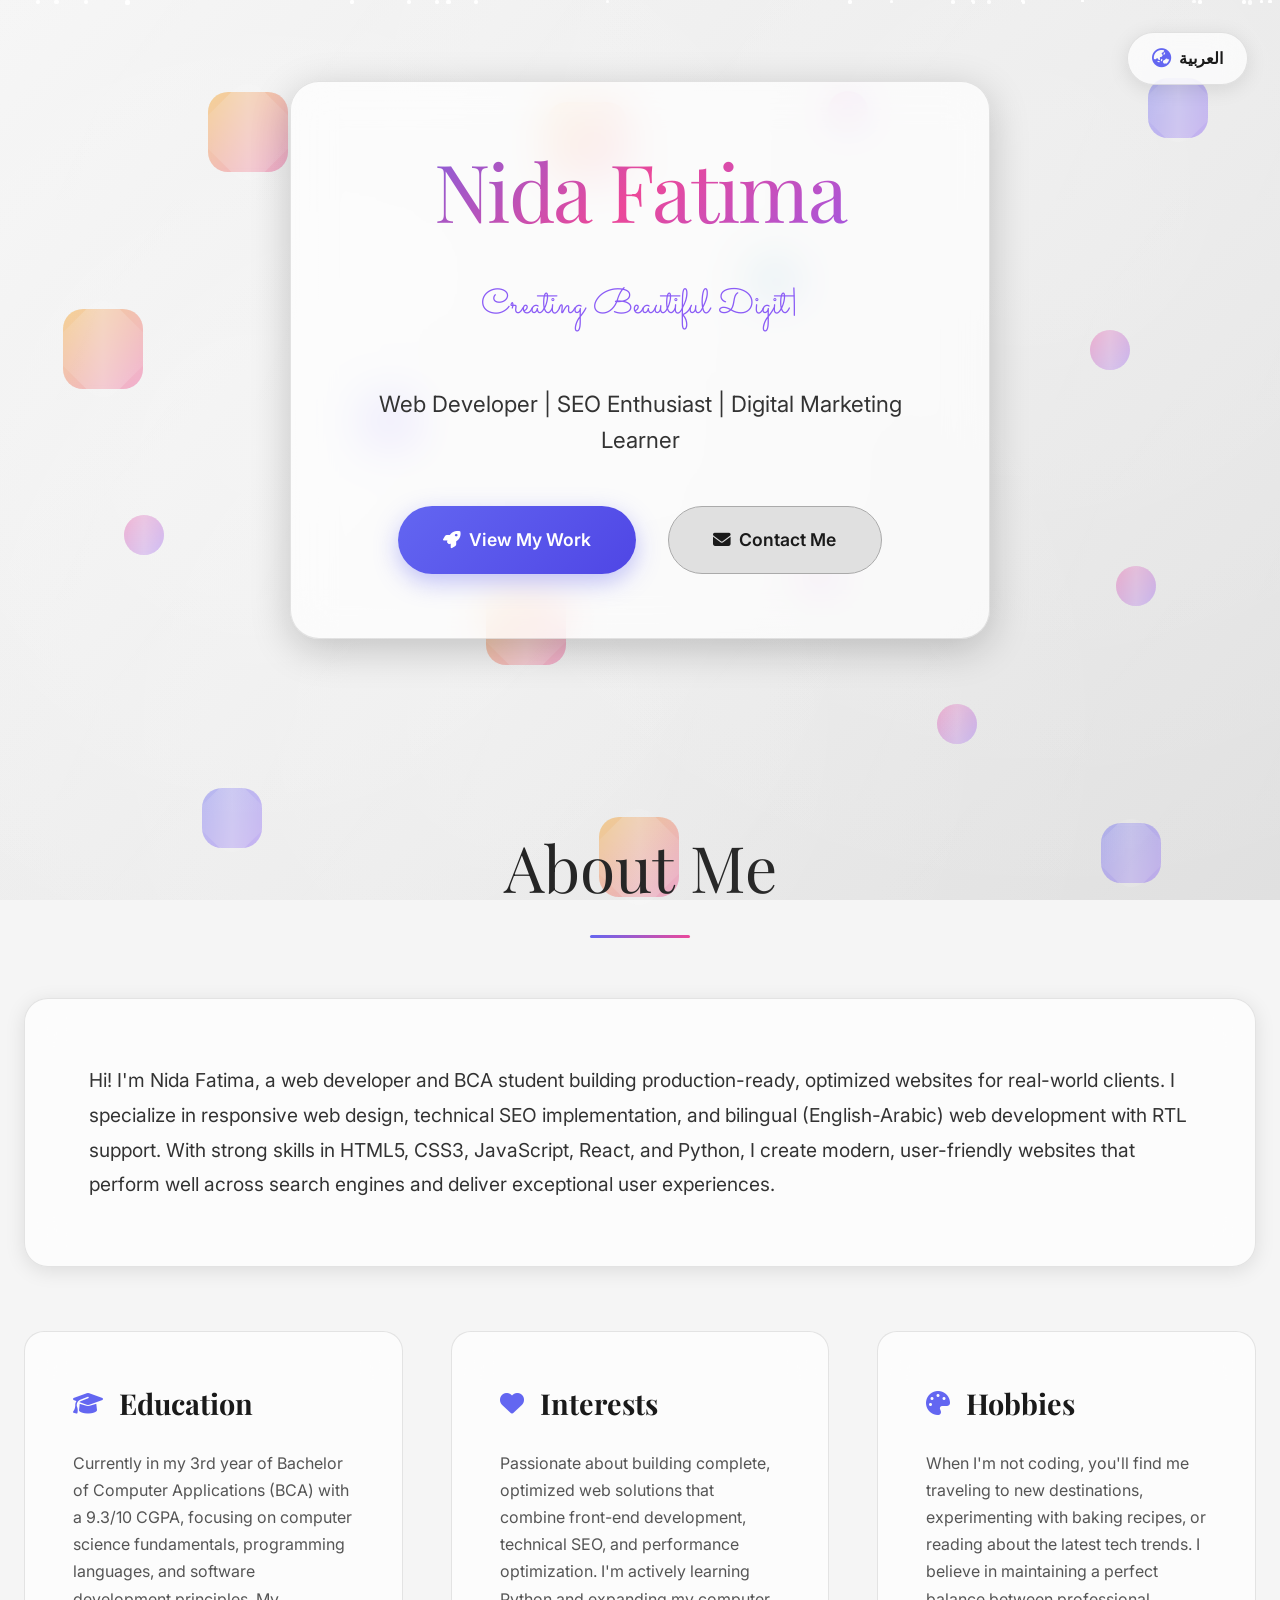
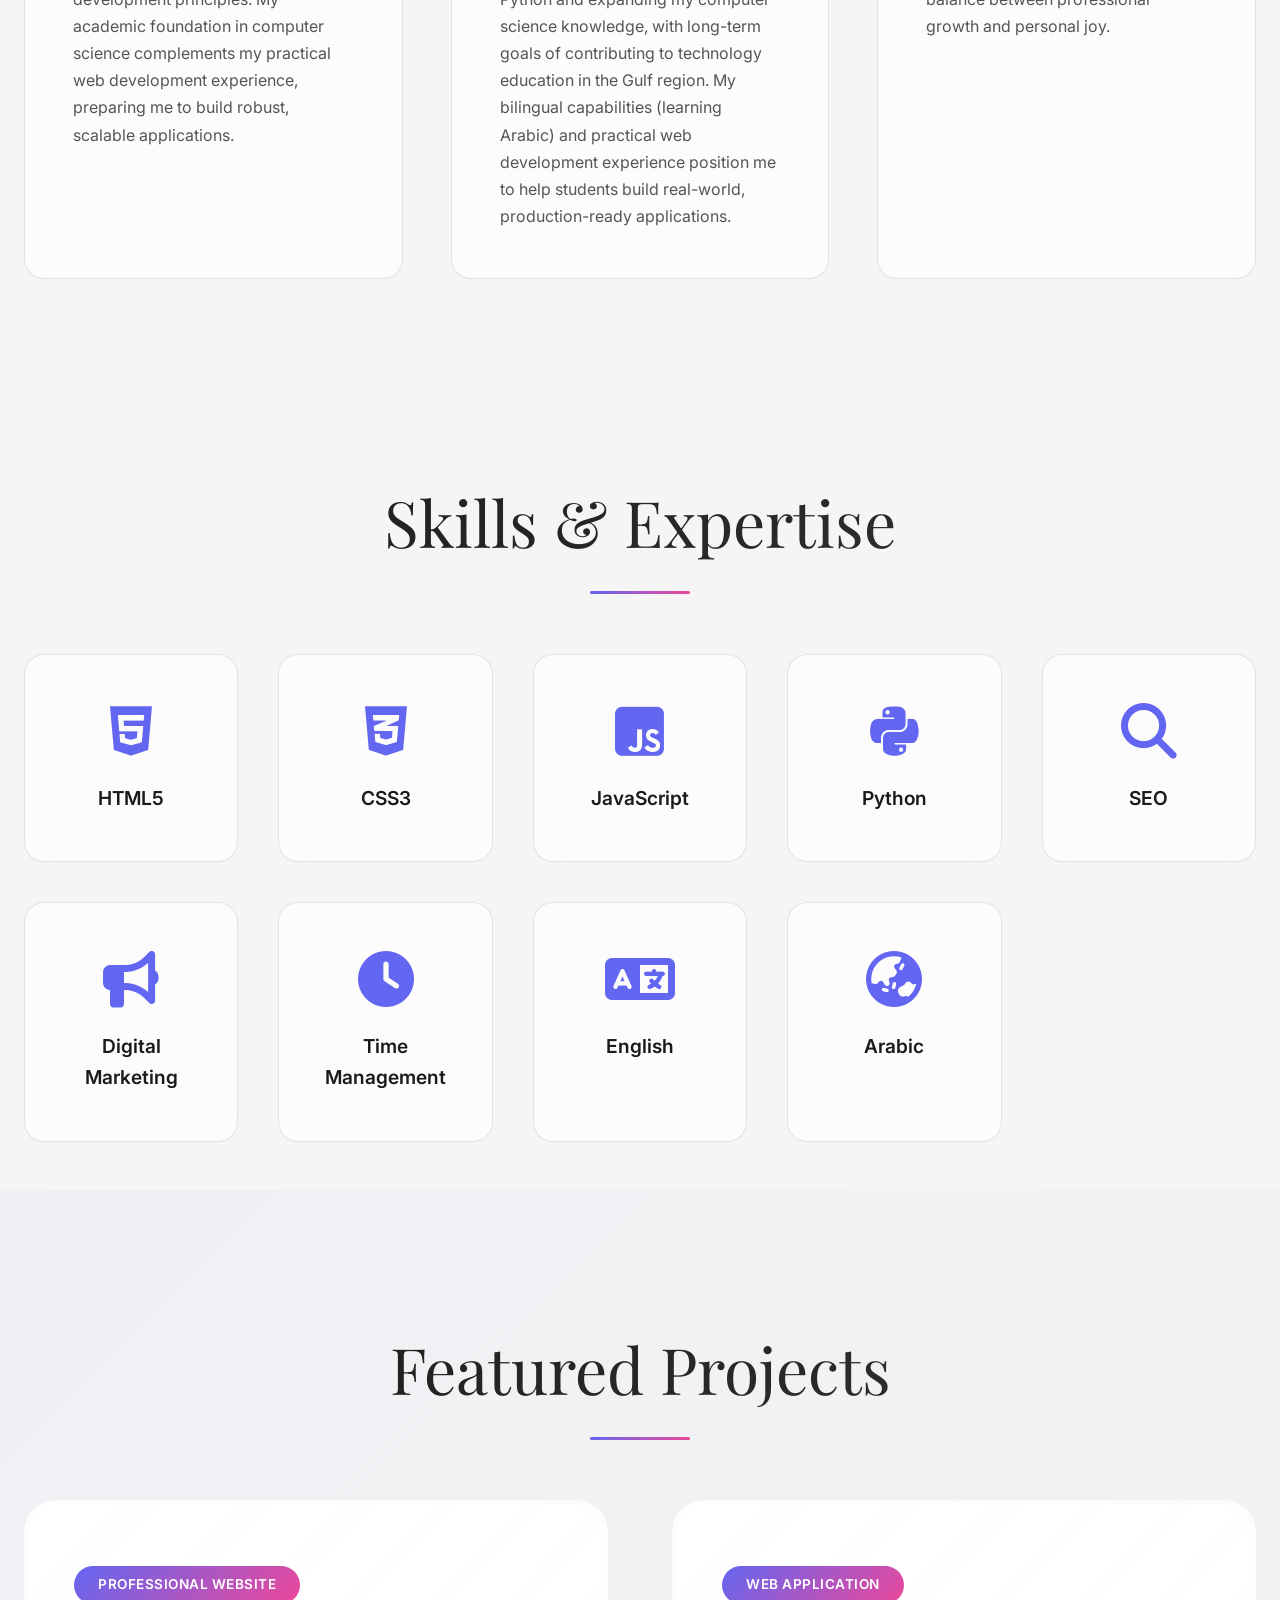
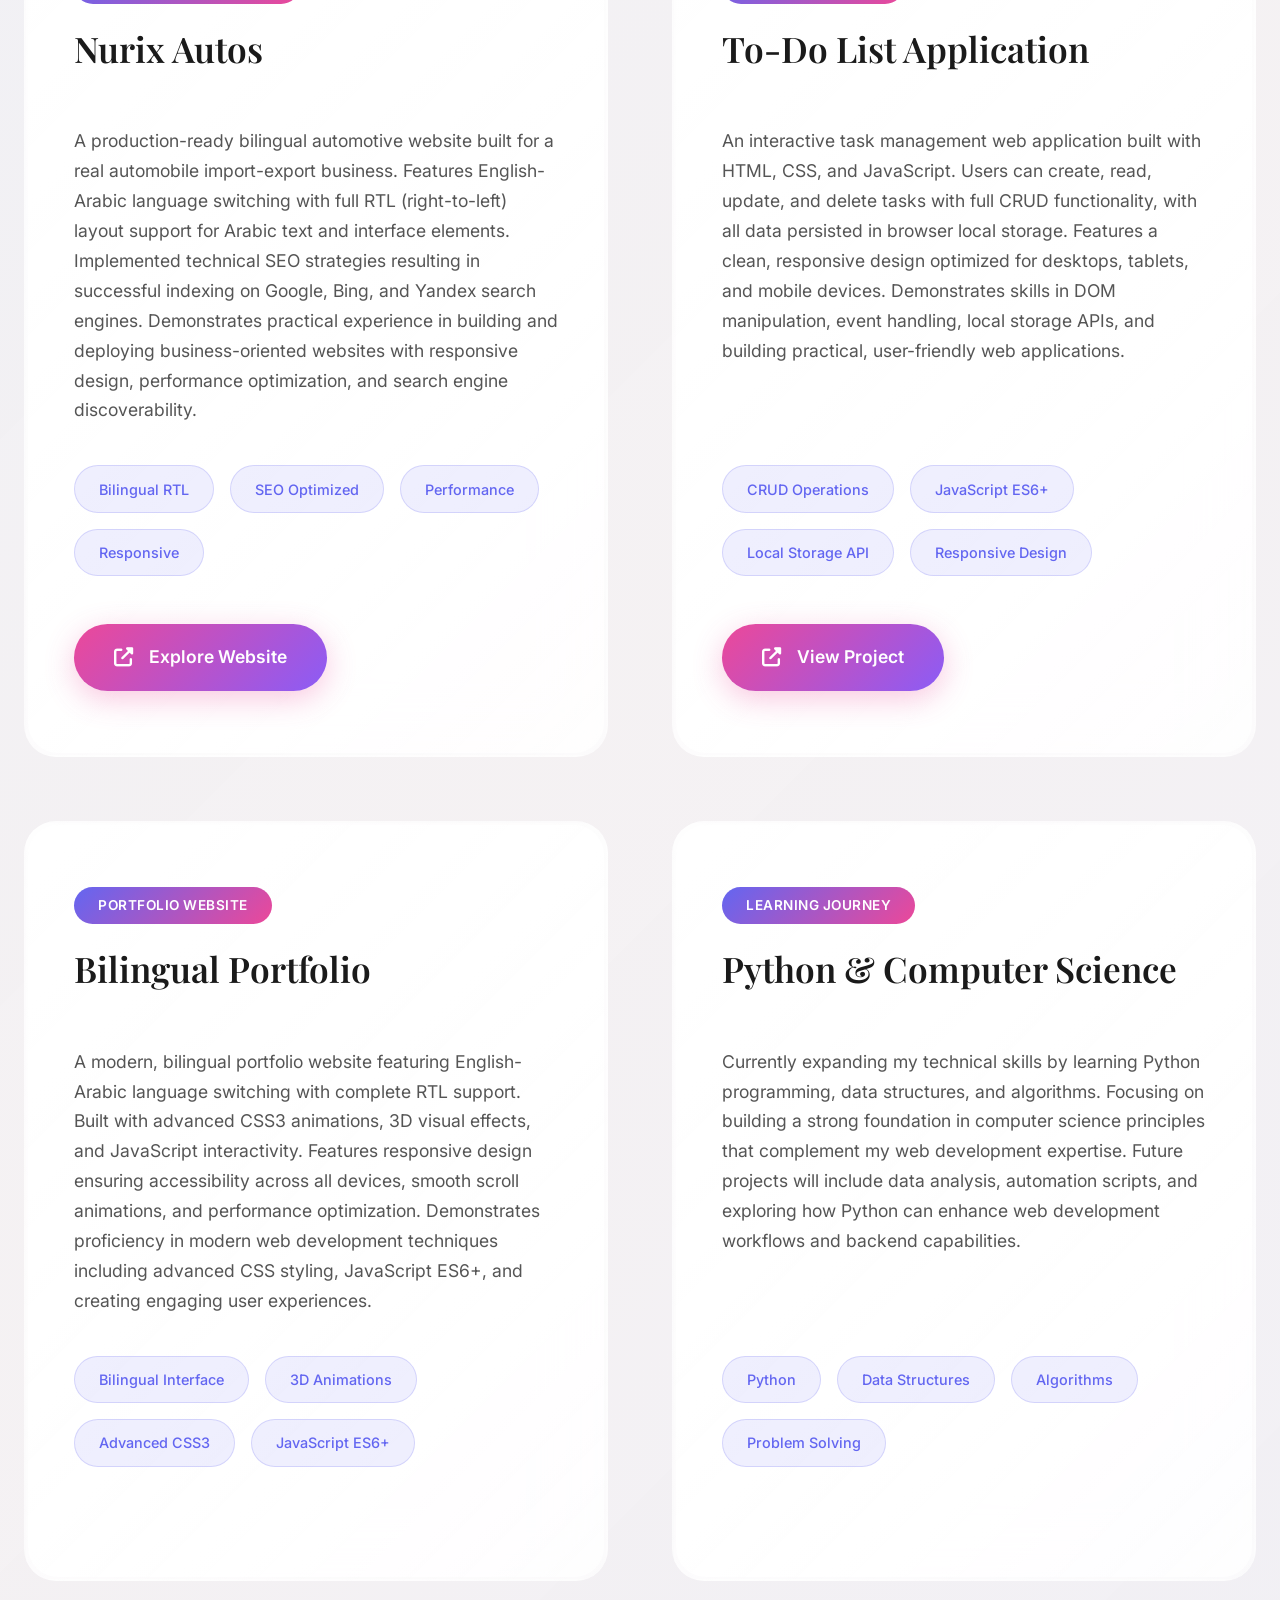
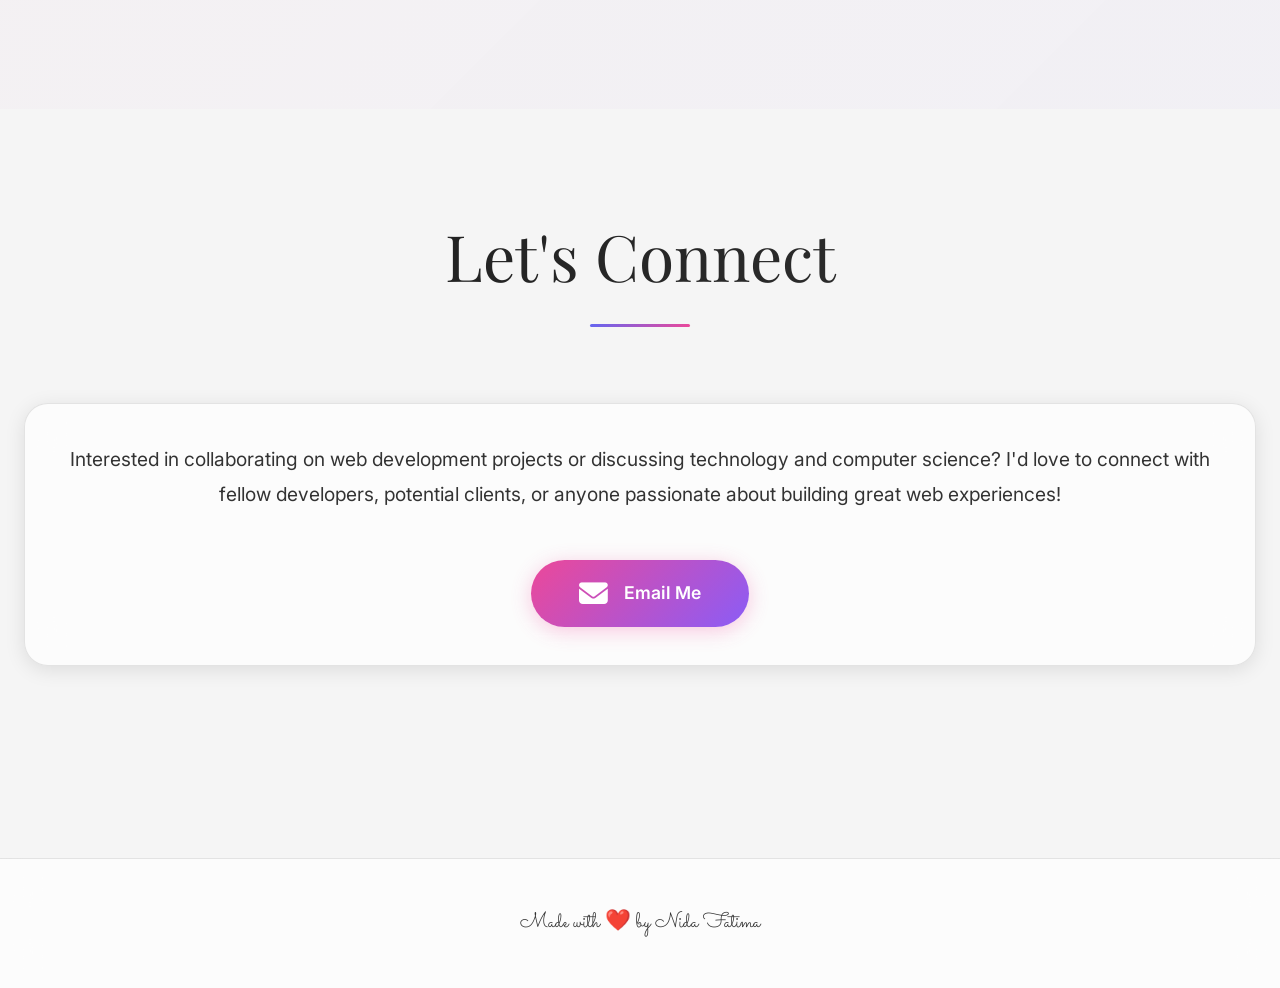
<file: AboutMe/index.html>
<!DOCTYPE html>
<html lang="en">
<head>
    <meta charset="UTF-8">
    <meta name="viewport" content="width=device-width, initial-scale=1.0">
    <title>Nida Fatima | Web Developer | Full-Stack Development & SEO</title>
    <meta name="description" content="Nida Fatima - Web Developer specializing in HTML, CSS, JavaScript, React, Python, SEO optimization, and bilingual (English-Arabic) web development. Computer Science student with production-ready web development expertise.">
    <meta name="keywords" content="Nida Fatima, Web Developer, SEO, Bilingual Web Development, Python, Computer Science, HTML CSS JavaScript, React, Portfolio, Web Design, Arabic RTL Development">
    <meta name="author" content="Nida Fatima">
    <meta property="og:title" content="Nida Fatima | Web Developer & SEO Enthusiast">
    <meta property="og:description" content="Web Developer passionate about creating optimized, bilingual websites and pursuing computer science education.">
    <meta property="og:type" content="website">
    <link rel="shortcut icon" href="/favicon3.png" type="image/x-icon">
    <link rel="stylesheet" href="style.css">
    <link href="https://cdnjs.cloudflare.com/ajax/libs/font-awesome/6.4.0/css/all.min.css" rel="stylesheet">
    <link href="https://fonts.googleapis.com/css2?family=Playfair+Display:wght@300;400;500;600;700&family=Inter:wght@300;400;500;600;700&family=Sacramento:wght@400&display=swap" rel="stylesheet">
    <link href="https://fonts.googleapis.com/css2?family=Amiri:wght@400;700&family=Noto+Sans+Arabic:wght@300;400;500;600;700&display=swap" rel="stylesheet">
</head>
<body>
    <!-- Language Toggle Button -->
    <div class="language-toggle" onclick="toggleLanguage()">
        <i class="fas fa-globe-asia"></i>
        <span id="langText">العربية</span>
    </div>

    <!-- Enhanced 3D Background Shapes -->
    <div class="bg-shapes" id="bgShapes"></div>
    
    <!-- Sparkles -->
    <div class="sparkles" id="sparkles"></div>

    <!-- Hero Section -->
    <section class="hero" id="hero">
        <div class="hero-content">
            <h1 data-en="Nida Fatima" data-ar="نداء فاطمة">Nida Fatima</h1>
            <div class="typewriter">
                <span class="typewriter-text" id="typewriter"></span>
            </div>
            <p class="hero-subtitle" data-en="Web Developer | SEO Enthusiast | Digital Marketing Learner" data-ar="مطورة مواقع | متحمسة لتحسين محركات البحث | متعلمة التسويق الرقمي">Web Developer | SEO Enthusiast | Digital Marketing Learner</p>
            <div class="hero-buttons">
                <a href="#projects" class="btn btn-primary">
                    <i class="fas fa-rocket"></i>
                    <span data-en="View My Work" data-ar="اطلع على أعمالي">View My Work</span>
                </a>
                <a href="#contact" class="btn btn-secondary">
                    <i class="fas fa-envelope"></i>
                    <span data-en="Contact Me" data-ar="تواصل معي">Contact Me</span>
                </a>
            </div>
        </div>
    </section>

    <!-- About Section -->
    <section class="section scroll-reveal" id="about">
        <h2 class="section-title" data-en="About Me" data-ar="نبذة عني">About Me</h2>
        <div class="about-content">
            <p data-en="Hi! I'm Nida Fatima, a web developer and BCA student building production-ready, optimized websites for real-world clients. I specialize in responsive web design, technical SEO implementation, and bilingual (English-Arabic) web development with RTL support. With strong skills in HTML5, CSS3, JavaScript, React, and Python, I create modern, user-friendly websites that perform well across search engines and deliver exceptional user experiences." data-ar="مرحبًا! أنا نداء فاطمة، مطورة مواقع وطالبة بكالوريوس في علوم الحاسب (BCA)، أبني مواقع جاهزة للإنتاج ومحسنة لعملاء حقيقيين. أتخصص في تصميم المواقع المتجاوبة، وتطبيق تحسين محركات البحث التقني، وتطوير المواقع ثنائية اللغة (الإنجليزية-العربية) مع دعم RTL. بمهارات قوية في HTML5 وCSS3 وJavaScript وReact وPython، أقوم بإنشاء مواقع عصرية وسهلة الاستخدام تؤدي بشكل جيد عبر محركات البحث وتقدم تجارب استثنائية للمستخدمين.">
            Hi! I'm Nida Fatima, a web developer and BCA student building production-ready, optimized websites for real-world clients. I specialize in responsive web design, technical SEO implementation, and bilingual (English-Arabic) web development with RTL support. With strong skills in HTML5, CSS3, JavaScript, React, and Python, I create modern, user-friendly websites that perform well across search engines and deliver exceptional user experiences.</p>
        </div>
        <div class="about-grid">
            <div class="about-card">
                <h3>
                    <i class="fas fa-graduation-cap"></i>
                    <span data-en="Education" data-ar="التعليم">Education</span>
                </h3>
                <p data-en="Currently in my 3rd year of Bachelor of Computer Applications (BCA) with a 9.3/10 CGPA, focusing on computer science fundamentals, programming languages, and software development principles. My academic foundation in computer science complements my practical web development experience, preparing me to build robust, scalable applications." data-ar="حالياً في السنة الثالثة من درجة البكالوريوس في تطبيقات الكمبيوتر (BCA) بمعدل تراكمي 9.3/10، مع التركيز على أساسيات علوم الكمبيوتر ولغات البرمجة ومبادئ تطوير البرمجيات. أساسي الأكاديمي في علوم الكمبيوتر يكمل خبرتي العملية في تطوير المواقع، مما يعدني لبناء تطبيقات قوية وقابلة للتوسع.">Currently in my 3rd year of Bachelor of Computer Applications (BCA) with a 9.3/10 CGPA, focusing on computer science fundamentals, programming languages, and software development principles. My academic foundation in computer science complements my practical web development experience, preparing me to build robust, scalable applications.</p>
            </div>
            <div class="about-card">
                <h3>
                    <i class="fas fa-heart"></i>
                    <span data-en="Interests" data-ar="الاهتمامات">Interests</span>
                </h3>
                <p data-en="Passionate about building complete, optimized web solutions that combine front-end development, technical SEO, and performance optimization. I'm actively learning Python and expanding my computer science knowledge, with long-term goals of contributing to technology education in the Gulf region. My bilingual capabilities (learning Arabic) and practical web development experience position me to help students build real-world, production-ready applications." data-ar="شغوفة ببناء حلول ويب كاملة ومحسنة تجمع بين تطوير الواجهة الأمامية وتحسين محركات البحث التقني وتحسين الأداء. أتعلم بايثون بنشاط وأوسع معرفتي في علوم الكمبيوتر، مع أهداف طويلة الأمد للمساهمة في تعليم التكنولوجيا في منطقة الخليج. قدراتي ثنائية اللغة (أتعلم العربية) وخبرتي العملية في تطوير المواقع تضعني في موقع يمكنني من مساعدة الطلاب على بناء تطبيقات حقيقية جاهزة للإنتاج.">Passionate about building complete, optimized web solutions that combine front-end development, technical SEO, and performance optimization. I'm actively learning Python and expanding my computer science knowledge, with long-term goals of contributing to technology education in the Gulf region. My bilingual capabilities (learning Arabic) and practical web development experience position me to help students build real-world, production-ready applications.</p>
            </div>
            <div class="about-card">
                <h3>
                    <i class="fas fa-palette"></i>
                    <span data-en="Hobbies" data-ar="الهوايات">Hobbies</span>
                </h3>
                <p data-en="When I'm not coding, you'll find me traveling to new destinations, experimenting with baking recipes, or reading about the latest tech trends. I believe in maintaining a perfect balance between professional growth and personal joy." data-ar="عندما لا أكون أبرمج، ستجدينني أسافر إلى وجهات جديدة أو أجرب وصفات خبز جديدة أو أقرأ عن أحدث اتجاهات التكنولوجيا. أؤمن بالحفاظ على توازن مثالي بين النمو المهني والفرح الشخصي.">When I'm not coding, you'll find me traveling to new destinations, experimenting with baking recipes, or reading about the latest tech trends. I believe in maintaining a perfect balance between professional growth and personal joy.</p>
            </div>
        </div>
    </section>

    <!-- Skills Section -->
    <section class="section scroll-reveal" id="skills">
        <h2 class="section-title" data-en="Skills & Expertise" data-ar="المهارات والخبرات">Skills & Expertise</h2>
        <div class="skills-grid">
            <div class="skill-card">
                <i class="fab fa-html5"></i>
                <h3 data-en="HTML5" data-ar="إتش تي إم إل">HTML5</h3>
            </div>
            <div class="skill-card">
                <i class="fab fa-css3-alt"></i>
                <h3  data-en="CSS3" data-ar="سي إس إس">CSS3</h3>
            </div>
            <div class="skill-card">
                <i class="fab fa-js-square"></i>
                <h3  data-en="JavaScript" data-ar="جافاسكربت">JavaScript</h3>
            </div>
            <div class="skill-card">
                <i class="fab fa-python"></i>
                <h3 data-en="Python" data-ar="بايثون">Python</h3>
            </div>
            <div class="skill-card">
                <i class="fas fa-search"></i>
                <h3 data-en="SEO" data-ar="تحسين محركات البحث">SEO</h3>
            </div>
            <div class="skill-card">
                <i class="fas fa-bullhorn"></i>
                <h3 data-en="Digital Marketing" data-ar="التسويق الرقمي">Digital Marketing</h3>
            </div>
            <div class="skill-card">
                <i class="fas fa-clock"></i>
                <h3 data-en="Time Management" data-ar="إدارة الوقت">Time Management</h3>
            </div>
            <div class="skill-card">
                <i class="fas fa-language"></i>
                <h3 data-en="English" data-ar="الإنجليزية">English</h3>
            </div>
            <div class="skill-card">
                <i class="fas fa-globe-asia"></i>
                <h3 data-en="Arabic" data-ar="العربية">Arabic</h3>
            </div>
        </div>
    </section>

    <!-- Projects Section -->
    <section class="projects-section" id="projects">
        <div class="projects-container">
            <h2 class="section-title" data-en="Featured Projects" data-ar="المشاريع المميزة">Featured Projects</h2>
            <div class="projects-grid">
                <div class="project-card">
                    <div class="project-number"></div>
                    <div class="project-content">
                        <div class="project-header">
                            <span class="project-category" data-en="Professional Website" data-ar="موقع مهني">Professional Website</span>
                            <h3 data-en="Nurix Autos" data-ar="نوركس أوتوز">Nurix Autos</h3>
                        </div>
                        <p data-en="A production-ready bilingual automotive website built for a real automobile import-export business. Features English-Arabic language switching with full RTL (right-to-left) layout support for Arabic text and interface elements. Implemented technical SEO strategies resulting in successful indexing on Google, Bing, and Yandex search engines. Demonstrates practical experience in building and deploying business-oriented websites with responsive design, performance optimization, and search engine discoverability." data-ar="موقع سيارات ثنائي اللغة جاهز للإنتاج، تم بناؤه لشركة استيراد وتصدير سيارات حقيقية. يتميز بتبديل اللغة الإنجليزية-العربية مع دعم كامل لتخطيط RTL (من اليمين إلى اليسار) للنصوص العربية وعناصر الواجهة. تم تنفيذ استراتيجيات تحسين محركات البحث التقنية مما أدى إلى الفهرسة الناجحة على محركات البحث Google وBing وYandex. يُظهر خبرة عملية في بناء ونشر مواقع موجهة للأعمال مع تصميم متجاوب وتحسين الأداء وقابلية الاكتشاف في محركات البحث.">
                            A production-ready bilingual automotive website built for a real automobile import-export business. Features English-Arabic language switching with full RTL (right-to-left) layout support for Arabic text and interface elements. Implemented technical SEO strategies resulting in successful indexing on Google, Bing, and Yandex search engines. Demonstrates practical experience in building and deploying business-oriented websites with responsive design, performance optimization, and search engine discoverability.
                        </p>
                        <div class="project-tech">
                            <span class="tech-tag" data-en="Bilingual RTL" data-ar="ثنائي اللغة RTL">Bilingual RTL</span>
                            <span class="tech-tag" data-en="SEO Optimized" data-ar="محسن لمحركات البحث">SEO Optimized</span>
                            <span class="tech-tag" data-en="Performance" data-ar="الأداء">Performance</span>
                            <span class="tech-tag" data-en="Responsive" data-ar="متجاوب">Responsive</span>
                        </div>
                        <a href="https://nurixautos.in" target="_blank" class="project-link">
                            <i class="fas fa-external-link-alt"></i>
                            <span data-en="Explore Website" data-ar="استكشف الموقع">Explore Website</span>
                        </a>
                    </div>
                </div>

                 <div class="project-card">
                    <div class="project-number"></div>
                    <div class="project-content">
                        <div class="project-header">
                            <span class="project-category" data-en="Web Application" data-ar="تطبيق ويب">Web Application</span>
                            <h3 data-en="To-Do List Application" data-ar="تطبيق قائمة المهام">To-Do List Application</h3>
                        </div>
                        <p data-en="An interactive task management web application built with HTML, CSS, and JavaScript. Users can create, read, update, and delete tasks with full CRUD functionality, with all data persisted in browser local storage. Features a clean, responsive design optimized for desktops, tablets, and mobile devices. Demonstrates skills in DOM manipulation, event handling, local storage APIs, and building practical, user-friendly web applications."   data-ar="تطبيق ويب تفاعلي لإدارة المهام تم بناؤه باستخدام HTML وCSS وJavaScript. يمكن للمستخدمين إنشاء وقراءة وتحديث وحذف المهام مع وظائف CRUD الكاملة، مع حفظ جميع البيانات في التخزين المحلي للمتصفح. يتميز بتصميم نظيف ومتجاوب محسن لأجهزة الكمبيوتر المكتبية والأجهزة اللوحية والهواتف المحمولة. يُظهر مهارات في معالجة DOM ومعالجة الأحداث وواجهات برمجة التطبيقات للتخزين المحلي وبناء تطبيقات ويب عملية وسهلة الاستخدام.">
                    An interactive task management web application built with HTML, CSS, and JavaScript. Users can create, read, update, and delete tasks with full CRUD functionality, with all data persisted in browser local storage. Features a clean, responsive design optimized for desktops, tablets, and mobile devices. Demonstrates skills in DOM manipulation, event handling, local storage APIs, and building practical, user-friendly web applications.
                        </p>
                        <div class="project-tech">
                            <span class="tech-tag" data-en="CRUD Operations" data-ar="عمليات CRUD">CRUD Operations</span>
                            <span class="tech-tag" data-en="JavaScript ES6+" data-ar="JavaScript ES6+">JavaScript ES6+</span>
                            <span class="tech-tag" data-en="Local Storage API" data-ar="واجهة التخزين المحلي">Local Storage API</span>
                            <span class="tech-tag" data-en="Responsive Design" data-ar="تصميم متجاوب">Responsive Design</span>
                        </div>
                         <a href="https://to-docrud.netlify.app/" target="_blank" class="project-link">
                            <i class="fas fa-external-link-alt"></i>
                            <span data-en="View Project" data-ar="عرض المشروع">View Project</span>
                        </a>
                    </div>
                </div>

                <div class="project-card">
                    <div class="project-number"></div>
                    <div class="project-content">
                        <div class="project-header">
                            <span class="project-category" data-en="Portfolio Website" data-ar="موقع محفظة">Portfolio Website</span>
                            <h3 data-en="Bilingual Portfolio" data-ar="محفظة ثنائية اللغة">Bilingual Portfolio</h3>
                        </div>
                        <p data-en="A modern, bilingual portfolio website featuring English-Arabic language switching with complete RTL support. Built with advanced CSS3 animations, 3D visual effects, and JavaScript interactivity. Features responsive design ensuring accessibility across all devices, smooth scroll animations, and performance optimization. Demonstrates proficiency in modern web development techniques including advanced CSS styling, JavaScript ES6+, and creating engaging user experiences." data-ar="موقع محفظة عصري ثنائي اللغة يتميز بتبديل اللغة الإنجليزية-العربية مع دعم RTL الكامل. تم بناؤه باستخدام رسوم متحركة CSS3 متقدمة وتأثيرات بصرية ثلاثية الأبعاد وتفاعلية JavaScript. يتميز بتصميم متجاوب يضمن إمكانية الوصول عبر جميع الأجهزة ورسوم متحركة سلسة للتمرير وتحسين الأداء. يُظهر الكفاءة في تقنيات تطوير الويب الحديثة بما في ذلك التصميم المتقدم بـ CSS وJavaScript ES6+ وإنشاء تجارب مستخدم جذابة.">A modern, bilingual portfolio website featuring English-Arabic language switching with complete RTL support. Built with advanced CSS3 animations, 3D visual effects, and JavaScript interactivity. Features responsive design ensuring accessibility across all devices, smooth scroll animations, and performance optimization. Demonstrates proficiency in modern web development techniques including advanced CSS styling, JavaScript ES6+, and creating engaging user experiences.
                        </p>
                        <div class="project-tech">
                            <span class="tech-tag" data-en="Bilingual Interface" data-ar="واجهة ثنائية اللغة">Bilingual Interface</span>
                            <span class="tech-tag" data-en="3D Animations" data-ar="رسوم متحركة ثلاثية الأبعاد">3D Animations</span>
                            <span class="tech-tag" data-en="Advanced CSS3" data-ar="CSS3 متقدمة">Advanced CSS3</span>
                            <span class="tech-tag" data-en="JavaScript ES6+" data-ar="JavaScript ES6+">JavaScript ES6+</span>
                        </div>
                    </div>
                </div>

                <div class="project-card">
                    <div class="project-number"></div>
                    <div class="project-content">
                        <div class="project-header">
                            <span class="project-category" data-en="Learning Journey" data-ar="رحلة التعلم">Learning Journey</span>
                            <h3 data-en="Python & Computer Science" data-ar="بايثون وعلوم الكمبيوتر">Python & Computer Science</h3>
                        </div>
                        <p data-en="Currently expanding my technical skills by learning Python programming, data structures, and algorithms. Focusing on building a strong foundation in computer science principles that complement my web development expertise. Future projects will include data analysis, automation scripts, and exploring how Python can enhance web development workflows and backend capabilities." 
                        data-ar="حالياً أوسع مهاراتي التقنية من خلال تعلم برمجة بايثون وهياكل البيانات والخوارزميات. أركز على بناء أساس قوي في مبادئ علوم الكمبيوتر التي تكمل خبرتي في تطوير المواقع. ستتضمن المشاريع المستقبلية تحليل البيانات ونصوص الأتمتة واستكشاف كيف يمكن لبايثون تحسين سير عمل تطوير الويب وقدرات الخادم الخلفي.">Currently expanding my technical skills by learning Python programming, data structures, and algorithms. Focusing on building a strong foundation in computer science principles that complement my web development expertise. Future projects will include data analysis, automation scripts, and exploring how Python can enhance web development workflows and backend capabilities.</p>
                        <div class="project-tech">
                            <span class="tech-tag">Python</span>
                            <span class="tech-tag" data-en="Data Structures" data-ar="هياكل البيانات">Data Structures</span>
                            <span class="tech-tag" data-en="Algorithms" data-ar="الخوارزميات">Algorithms</span>
                            <span class="tech-tag" data-en="Problem Solving" data-ar="حل المشكلات">Problem Solving</span>
                        </div>
                    </div>
                </div>
            </div>
        </div>
    </section>

    <!-- Contact Section -->
    <section class="section scroll-reveal" id="contact">
        <h2 class="section-title" data-en="Let's Connect" data-ar="لنتواصل">Let's Connect</h2>
        <div class="contact-content">
            <p data-en="Interested in collaborating on web development projects or discussing technology and computer science? I'd love to connect with fellow developers, potential clients, or anyone passionate about building great web experiences!" data-ar="مهتمة بالتعاون في مشاريع تطوير الويب أو مناقشة التكنولوجيا وعلوم الكمبيوتر؟ أحب أن أتواصل مع زملائي المطورين أو العملاء المحتملين أو أي شخص شغوف ببناء تجارب ويب رائعة!">Interested in collaborating on web development projects or discussing technology and computer science? I'd love to connect with fellow developers, potential clients, or anyone passionate about building great web experiences!</p>
            <div class="contact-links">
                <a href="mailto:nidaworks04@gmail.com" class="contact-btn">
                    <i class="fas fa-envelope"></i>
                    <span data-en="Email Me" data-ar="راسلني">Email Me</span>
                </a>
            </div>
        </div>
    </section>

    <!-- Footer -->
    <footer class="footer">
        <p class="footer-text" data-en="Made with ❤️ by Nida Fatima" data-ar="صنع بـ ❤️ من نداء فاطمة">Made with ❤️ by Nida Fatima</p>
    </footer>

    <!-- Scroll to Top Button -->
    <button class="scroll-top" id="scrollTop">
        <i class="fas fa-arrow-up"></i>
    </button>
     <script src="script.js"></script>
     </body>
     </html>
</file>
<file: AboutMe/style.css>
* {
            margin: 0;
            padding: 0;
            box-sizing: border-box;
        }

        :root {
            --bg-primary: #f5f5f5;
            --bg-secondary: #e0e0e0;
            --text-primary: #1a1a1a;
            --text-secondary: #333333; 
            --text-muted: #555555;
            --bg-card: rgba(255, 255, 255, 0.7);
            --bg-card-hover: rgba(255, 255, 255, 0.9);
            --border-subtle: rgba(0, 0, 0, 0.1);
            --border-glow: rgba(0, 0, 0, 0.2);
            --primary: #6366f1;
            --primary-dark: #4f46e5;
            --secondary: #ec4899;
            --accent: #8b5cf6;
            --gold: #f59e0b;
            
            --shadow-soft: 0 4px 20px rgba(0, 0, 0, 0.1);
            --shadow-medium: 0 10px 40px rgba(0, 0, 0, 0.2);
            --shadow-strong: 0 25px 80px rgba(0, 0, 0, 0.3);
            --shadow-glow: 0 0 40px rgba(99, 102, 241, 0.3);
        }

        html {
            scroll-behavior: smooth;
        }

        body {
            font-family: 'Inter', sans-serif;
            line-height: 1.6;
            color: var(--text-primary);
            background: var(--bg-primary);
            position: relative;
            overflow-x: hidden;
            transition: all 0.3s ease;
        }

        /* Arabic font support */
        body.arabic {
            font-family: 'Noto Sans Arabic', Arial, sans-serif;
            direction: rtl;
        }

        body.arabic .hero h1, 
        body.arabic .section-title {
            font-family: 'Amiri', serif;
        }

        /* Language Toggle Button */
        .language-toggle {
            position: fixed;
            top: 2rem;
            right: 2rem;
            z-index: 1000;
            background: var(--bg-card);
            backdrop-filter: blur(20px);
            border: 1px solid var(--border-subtle);
            border-radius: 50px;
            padding: 0.8rem 1.5rem;
            cursor: pointer;
            transition: all 0.3s ease;
            display: flex;
            align-items: center;
            gap: 0.5rem;
            font-weight: 600;
            color: var(--text-primary);
            box-shadow: var(--shadow-soft);
        }

        .language-toggle:hover {
            background: var(--bg-card-hover);
            transform: translateY(-2px);
            box-shadow: var(--shadow-medium);
        }

        .language-toggle i {
            font-size: 1.2rem;
            color: var(--primary);
        }

        body.arabic .language-toggle {
            right: auto;
            left: 2rem;
        }

        /* Enhanced Background with Shine Effects */
        body::before {
            content: '';
            position: fixed;
            top: 0;
            left: 0;
            width: 100%;
            height: 100%;
            z-index: -2;
            background: 
                radial-gradient(circle at 20% 50%, rgba(255, 255, 255, 0.3) 0%, transparent 60%),
                radial-gradient(circle at 80% 20%, rgba(255, 255, 255, 0.25) 0%, transparent 60%),
                radial-gradient(circle at 40% 80%, rgba(255, 255, 255, 0.2) 0%, transparent 60%),
                linear-gradient(135deg, var(--bg-primary) 0%, var(--bg-secondary) 100%);
            animation: backgroundShine 8s ease-in-out infinite alternate;
        }

        body::after {
            content: '';
            position: fixed;
            top: 0;
            left: 0;
            width: 100%;
            height: 100%;
            z-index: -1;
            background: 
                conic-gradient(from 0deg at 50% 50%, rgba(255,255,255,0.05) 0deg, rgba(255,255,255,0.07) 120deg, rgba(255,255,255,0.05) 240deg, rgba(255,255,255,0.05) 360deg);
            background-size: 200px 200px;
            opacity: 0.1;
            animation: shineMove 15s linear infinite;
        }

        @keyframes backgroundShine {
            0%, 100% { 
                filter: brightness(1) contrast(1);
            }
            50% { 
                filter: brightness(1.05) contrast(1.02);
            }
        }

        @keyframes shineMove {
            0% { transform: translate(-200px, -200px); }
            100% { transform: translate(200px, 200px); }
        }

        /* Enhanced 3D Background Shapes */
        .bg-shapes {
            position: fixed;
            top: 0;
            left: 0;
            width: 100%;
            height: 100%;
            z-index: -1;
            pointer-events: none;
        }

        .bg-shape {
            position: absolute;
            opacity: 0.4;
            background: linear-gradient(135deg, #6366F1, #8B5CF6);
            border-radius: 20px;
            backdrop-filter: blur(2px);
            animation: rotateFloat 20s linear infinite;
        }

        .bg-shape::before {
            content: '';
            position: absolute;
            top: 50%;
            left: 50%;
            width: 100%;
            height: 100%;
            background: linear-gradient(45deg, transparent, rgba(255,255,255,0.3), transparent);
            border-radius: inherit;
            transform: translate(-50%, -50%) rotate(45deg);
            animation: shimmer 3s ease-in-out infinite;
        }

        @keyframes rotateFloat {
            0% {
                transform: rotate(0deg) translateY(0px) scale(1);
            }
            33% {
                transform: rotate(120deg) translateY(-20px) scale(1.1);
            }
            66% {
                transform: rotate(240deg) translateY(20px) scale(0.9);
            }
            100% {
                transform: rotate(360deg) translateY(0px) scale(1);
            }
        }

        /* Sparkles Animation */
        .sparkles {
            position: fixed;
            top: 0;
            left: 0;
            width: 100%;
            height: 100%;
            pointer-events: none;
            z-index: -1;
        }

        .sparkle {
            position: absolute;
            width: 4px;
            height: 4px;
            background: rgba(255, 255, 255, 0.8);
            border-radius: 50%;
            animation: sparkleFloat 8s infinite linear;
        }

        .sparkle::before {
            content: '';
            position: absolute;
            width: 100%;
            height: 100%;
            background: inherit;
            border-radius: 50%;
            animation: sparkleGlow 2s ease-in-out infinite alternate;
        }

        @keyframes sparkleFloat {
            0% {
                opacity: 0;
                transform: translateY(100vh) rotate(0deg);
            }
            10% {
                opacity: 1;
            }
            90% {
                opacity: 1;
            }
            100% {
                opacity: 0;
                transform: translateY(-100px) rotate(360deg);
            }
        }

        @keyframes sparkleGlow {
            0% { 
                transform: scale(1);
                box-shadow: 0 0 6px rgba(255, 255, 255, 0.8);
            }
            100% { 
                transform: scale(1.5);
                box-shadow: 0 0 12px rgba(255, 255, 255, 1);
            }
        }

        /* Hero Section */
        .hero {
            min-height: 80vh;
            display: flex;
            align-items: center;
            justify-content: center;
            text-align: center;
            position: relative;
            padding: 1rem;
        }

        .hero-content {
            max-width: 700px;
            padding: 4rem 3rem;
            background: var(--bg-card);
            backdrop-filter: blur(20px);
            border: 1px solid var(--border-subtle);
            border-radius: 29px;
            box-shadow: var(--shadow-medium);
            position: relative;
            transform: translateY(0);
            animation: heroReveal 1.5s ease-out;
        }

        @keyframes heroReveal {
            0% {
                opacity: 0;
                transform: translateY(40px) scale(0.95);
            }
            100% {
                opacity: 1;
                transform: translateY(0) scale(1);
            }
        }

        .hero-content::before {
            content: '';
            position: absolute;
            top: -1px;
            left: -1px;
            right: -1px;
            bottom: -1px;
            background: linear-gradient(135deg, var(--primary), var(--secondary), var(--accent));
            border-radius: 32px;
            z-index: -1;
            opacity: 0;
            transition: opacity 0.5s ease;
        }

        .hero-content:hover::before {
            opacity: 0.6;
        }

        .hero h1 {
            font-size: clamp(3rem, 8vw, 5rem);
            font-weight: 300;
            font-family: 'Playfair Display', serif;
            background: linear-gradient(135deg, var(--primary) 0%, var(--secondary) 50%, var(--accent) 100%);
            -webkit-background-clip: text;
            -webkit-text-fill-color: transparent;
            background-clip: text;
            margin-bottom: 2rem;
            letter-spacing: -0.02em;
            line-height: 1.1;
        }

        /* Cursive Typewriter Effect */
        .typewriter {
            font-family: 'Sacramento', cursive;
            font-size: clamp(1.5rem, 4vw, 2.2rem);
            color: var(--accent);
            margin-bottom: 2.5rem;
            min-height: 80px;
            display: flex;
            align-items: center;
            justify-content: center;
        }

        body.arabic .typewriter {
            font-family: 'Amiri', cursive;
        }

        .typewriter-text::after {
            content: '|';
            animation: blink 1s infinite;
            margin-left: 2px;
        }

        body.arabic .typewriter-text::after {
            margin-left: 0;
            margin-right: 2px;
        }

        @keyframes blink {
            0%, 50% { opacity: 1; }
            51%, 100% { opacity: 0; }
        }

        .hero-subtitle {
            font-size: clamp(1.1rem, 3vw, 1.4rem);
            color: var(--text-secondary);
            margin-bottom: 3rem;
            font-weight: 400;
            opacity: 0;
            animation: fadeInUp 1s ease-out 0.5s forwards;
        }

        .hero-buttons {
            display: flex;
            gap: 2rem;
            justify-content: center;
            flex-wrap: wrap;
            opacity: 0;
            animation: fadeInUp 1s ease-out 1s forwards;
        }

        @keyframes fadeInUp {
            from {
                opacity: 0;
                transform: translateY(20px);
            }
            to {
                opacity: 1;
                transform: translateY(0);
            }
        }

        /* Enhanced 3D Button Styles */
        .btn {
            padding: 1.2rem 2.8rem;
            border: none;
            border-radius: 50px;
            font-size: 1.1rem;
            font-weight: 600;
            text-decoration: none;
            cursor: pointer;
            transition: all 0.4s cubic-bezier(0.4, 0, 0.2, 1);
            position: relative;
            overflow: hidden;
            display: inline-flex;
            align-items: center;
            gap: 0.5rem;
            transform-style: preserve-3d;
            perspective: 1000px;
        }

        .btn::before {
            content: '';
            position: absolute;
            top: 0;
            left: -100%;
            width: 100%;
            height: 100%;
            background: linear-gradient(90deg, transparent, rgba(255,255,255,0.3), transparent);
            transition: left 0.6s;
            transform: translateZ(1px);
        }

        .btn:hover::before {
            left: 100%;
        }

        .btn-primary {
            background: linear-gradient(135deg, #6366f1, #4f46e5);
            color: #fff;
            box-shadow: 0 8px 25px rgba(99, 102, 241, 0.4);
            transform: translateZ(10px);
        }
        
        .btn-secondary {
            background: #e0e0e0;
            color: #1a1a1a;
            border: 1px solid #aaa;
            backdrop-filter: blur(10px);
            transform: translateZ(10px);
        }

        .btn:hover {
            transform: translateZ(30px) translateY(-5px) rotateX(-5deg) scale(1.05);
            box-shadow: 
                0 15px 40px rgba(99, 102, 241, 0.5),
                0 0 30px rgba(99, 102, 241, 0.3);
        }

        .btn:active {
            transform: translateZ(20px) translateY(-2px) scale(1.02);
        }

        /* Section Styles */
        .section {
            padding: 6rem 1.5rem;
            max-width: 1400px;
            margin: 0 auto;
            position: relative;
        }

        .section-title {
            font-size: clamp(2.5rem, 6vw, 4rem);
            text-align: center;
            margin-bottom: 5rem;
            font-family: 'Playfair Display', serif;
            font-weight: 400;
            background: linear-gradient(135deg, var(--text-primary) 0%, var(--text-secondary) 100%);
            -webkit-background-clip: text;
            -webkit-text-fill-color: transparent;
            background-clip: text;
            position: relative;
        }

        .section-title::after {
            content: '';
            position: absolute;
            bottom: -20px;
            left: 50%;
            transform: translateX(-50%);
            width: 100px;
            height: 3px;
            background: linear-gradient(135deg, var(--primary), var(--secondary));
            border-radius: 2px;
        }

        /* About Section */
        .about-content {
            background: var(--bg-card);
            backdrop-filter: blur(20px);
            border: 1px solid var(--border-subtle);
            border-radius: 24px;
            padding: 4rem;
            margin-bottom: 4rem;
            font-size: 1.2rem;
            line-height: 1.8;
            color: var(--text-secondary);
            box-shadow: var(--shadow-soft);
            transition: all 0.3s ease;
        }

        .about-content:hover {
            border-color: var(--border-glow);
            box-shadow: var(--shadow-glow);
            transform: translateY(-4px);
        }

        .about-grid {
            display: grid;
            grid-template-columns: repeat(auto-fit, minmax(350px, 1fr));
            gap: 3rem;
            margin-top: 4rem;
        }

        .about-card {
            background: var(--bg-card);
            backdrop-filter: blur(20px);
            border: 1px solid var(--border-subtle);
            border-radius: 20px;
            padding: 3rem;
            transition: all 0.4s cubic-bezier(0.4, 0, 0.2, 1);
            position: relative;
            overflow: hidden;
        }

        .about-card::before {
            content: '';
            position: absolute;
            top: 0;
            left: 0;
            right: 0;
            height: 4px;
            background: linear-gradient(135deg, var(--primary), var(--secondary));
            transform: scaleX(0);
            transition: transform 0.3s ease;
        }

        body.arabic .about-card::before {
            left: auto;
            right: 0;
            transform-origin: right;
        }

        .about-card:hover::before {
            transform: scaleX(1);
        }

        .about-card:hover {
            transform: translateY(-8px) scale(1.02);
            border-color: var(--border-glow);
            box-shadow: var(--shadow-medium);
        }

        .about-card h3 {
            font-family: 'Playfair Display', serif;
            font-size: 1.8rem;
            margin-bottom: 1.5rem;
            color: var(--text-primary);
            display: flex;
            align-items: center;
            gap: 1rem;
        }

        body.arabic .about-card h3 {
            font-family: 'Amiri', serif;
            flex-direction: row-reverse;
        }

        .about-card h3 i {
            font-size: 1.5rem;
            color: var(--primary);
        }

        .about-card p {
            color: var(--text-muted);
            line-height: 1.7;
            font-size: 1rem;
        }

        /* Skills Section - Removed rotation animation */
        .skills-grid {
            display: grid;
            grid-template-columns: repeat(auto-fit, minmax(200px, 1fr));
            gap: 2.5rem;
            margin-top: 4rem;
            perspective: 1000px;
            transform-style: preserve-3d;
        }

        .skill-card {
            background: var(--bg-card);
            backdrop-filter: blur(20px);
            border: 1px solid var(--border-subtle);
            border-radius: 20px;
            padding: 3rem 2rem;
            text-align: center;
            transition: all 0.4s cubic-bezier(0.4, 0, 0.2, 1);
            cursor: pointer;
            position: relative;
            overflow: hidden;
            /* transform: translateZ(20px) rotateX(5deg); */
            transform-style: preserve-3d;
        }

        .skill-card::before {
            content: '';
            position: absolute;
            top: 50%;
            left: 50%;
            width: 0;
            height: 0;
            background: radial-gradient(circle, rgba(99, 102, 241, 0.2), transparent);
            border-radius: 50%;
            transform: translate(-50%, -50%) translateZ(-5px);
            transition: all 0.6s ease;
        }

        .skill-card:hover::before {
            width: 300px;
            height: 300px;
        }

        .skill-card:hover {
            transform: translateZ(30px) translateY(-8px) scale(1.05);
            border-color: var(--border-glow);
            box-shadow: 
                0 15px 40px rgba(0, 0, 0, 0.2),
                0 0 30px rgba(99, 102, 241, 0.3);
        }

        .skill-card i {
            font-size: 3.5rem;
            margin-bottom: 1.5rem;
            color: var(--primary);
            transition: all 0.4s ease;
            transform: translateZ(15px);
        }

        .skill-card:hover i {
            color: var(--secondary);
            transform: translateZ(30px) scale(1.3);
        }

        .skill-card h3 {
            font-size: 1.2rem;
            font-weight: 600;
            color: var(--text-primary);
            position: relative;
            z-index: 2;
            transform: translateZ(10px);
        }

        /* Projects Section - Fixed uniform heights */
        .projects-section {
            background: linear-gradient(135deg, 
                rgba(99, 102, 241, 0.03) 0%, 
                rgba(236, 72, 153, 0.02) 50%, 
                rgba(139, 92, 246, 0.03) 100%);
            padding: 8rem 0;
            margin-top: -3rem;
            position: relative;
            overflow: hidden;
        }

        .projects-section::before {
            content: '';
            position: absolute;
            top: 0;
            left: 0;
            right: 0;
            bottom: 0;
            background: url('data:image/svg+xml,<svg xmlns="http://www.w3.org/2000/svg" viewBox="0 0 100 100"><defs><pattern id="grain" width="100" height="100" patternUnits="userSpaceOnUse"><circle cx="25" cy="25" r="1" fill="%23ffffff" opacity="0.1"/><circle cx="75" cy="75" r="1" fill="%23ffffff" opacity="0.1"/></pattern></defs><rect width="100" height="100" fill="url(%23grain)"/></svg>');
            opacity: 0.5;
        }

        .projects-container {
            max-width: 1400px;
            margin: 0 auto;
            padding: 0 1.5rem;
            position: relative;
            z-index: 2;
        }

        .projects-grid {
            display: grid;
            grid-template-columns: repeat(auto-fit, minmax(400px, 1fr));
            gap: 4rem;
            margin-top: 4rem;
            align-items: stretch;
        }

        .project-card {
            background: linear-gradient(135deg, 
                rgba(255, 255, 255, 0.9) 0%, 
                rgba(255, 255, 255, 0.7) 100%);
            backdrop-filter: blur(30px);
            border: 2px solid transparent;
            border-radius: 32px;
            padding: 4rem 3rem;
            position: relative;
            overflow: hidden;
            transition: all 0.4s cubic-bezier(0.4, 0, 0.2, 1);
            cursor: pointer;
            display: flex;
            flex-direction: column;
            justify-content: space-between;
        }

        .project-card::before {
            content: '';
            position: absolute;
            top: 0;
            left: 0;
            right: 0;
            bottom: 0;
            background: linear-gradient(135deg, 
                var(--primary), 
                var(--secondary), 
                var(--accent));
            border-radius: 32px;
            padding: 2px;
            z-index: -1;
            opacity: 0;
            transition: opacity 0.5s ease;
        }

        .project-card::after {
            content: '';
            position: absolute;
            top: 2px;
            left: 2px;
            right: 2px;
            bottom: 2px;
            background: inherit;
            border-radius: 30px;
            z-index: -1;
        }

        .project-card:hover::before {
            opacity: 1;
        }

        .project-card:hover {
            transform: translateY(-12px) scale(1.02);
            box-shadow: 
                0 20px 50px rgba(99, 102, 241, 0.2),
                0 0 40px rgba(99, 102, 241, 0.15);
        }

        .project-number {
            position: absolute;
            top: -20px;
            right: 30px;
            font-size: 8rem;
            font-weight: 900;
            color: rgba(99, 102, 241, 0.1);
            font-family: 'Playfair Display', serif;
            z-index: 0;
            line-height: 1;
        }

        body.arabic .project-number {
            right: auto;
            left: 30px;
        }

        .project-content {
            position: relative;
            z-index: 2;
            flex-grow: 1;
            display: flex;
            flex-direction: column;
        }

        .project-header {
            margin-bottom: 2rem;
        }

        .project-category {
            display: inline-block;
            background: linear-gradient(135deg, var(--primary), var(--secondary));
            color: white;
            padding: 0.5rem 1.5rem;
            border-radius: 50px;
            font-size: 0.85rem;
            font-weight: 600;
            text-transform: uppercase;
            letter-spacing: 0.5px;
            margin-bottom: 1.5rem;
        }

        .project-card h3 {
            font-size: 2.2rem;
            font-weight: 600;
            font-family: 'Playfair Display', serif;
            color: var(--text-primary);
            margin-bottom: 1.5rem;
            line-height: 1.2;
        }

        body.arabic .project-card h3 {
            font-family: 'Amiri', serif;
        }

        .project-card p {
            font-size: 1.1rem;
            line-height: 1.7;
            color: var(--text-muted);
            margin-bottom: 2.5rem;
            flex-grow: 1;
        }

        .project-tech {
            display: flex;
            flex-wrap: wrap;
            gap: 1rem;
            margin-bottom: 3rem;
        }

        .tech-tag {
            background: rgba(99, 102, 241, 0.1);
            color: var(--primary);
            padding: 0.7rem 1.5rem;
            border-radius: 25px;
            font-size: 0.9rem;
            font-weight: 500;
            border: 1px solid rgba(99, 102, 241, 0.2);
            transition: all 0.3s ease;
        }

        .tech-tag:hover {
            background: var(--primary);
            color: white;
            transform: translateY(-2px) scale(1.05);
            box-shadow: 0 4px 15px rgba(99, 102, 241, 0.3);
        }

        .project-link {
            display: inline-flex;
            align-items: center;
            gap: 1rem;
            background: linear-gradient(135deg, var(--secondary), var(--accent));
            color: white;
            text-decoration: none;
            padding: 1.2rem 2.5rem;
            border-radius: 50px;
            font-weight: 600;
            font-size: 1.1rem;
            transition: all 0.4s ease;
            box-shadow: 0 8px 30px rgba(236, 72, 153, 0.3);
            position: relative;
            overflow: hidden;
            align-self: flex-start;
        }

        body.arabic .project-link {
            flex-direction: row-reverse;
        }

        .project-link::before {
            content: '';
            position: absolute;
            top: 0;
            left: -100%;
            width: 100%;
            height: 100%;
            background: linear-gradient(90deg, transparent, rgba(255,255,255,0.3), transparent);
            transition: left 0.6s;
        }

        body.arabic .project-link::before {
            left: 100%;
        }

        .project-link:hover::before {
            left: 100%;
        }

        body.arabic .project-link:hover::before {
            left: -100%;
        }

        .project-link:hover {
            transform: translateY(-3px) scale(1.05);
            box-shadow: 0 15px 40px rgba(236, 72, 153, 0.4);
        }

        .project-link i {
            font-size: 1.2rem;
        }

        /* Contact Section */
        .contact-content {
            text-align: center;
            background: var(--bg-card);
            backdrop-filter: blur(20px);
            border: 1px solid var(--border-subtle);
            border-radius: 24px;
            padding: 2.4rem;
            box-shadow: var(--shadow-soft);
            transition: all 0.3s ease;
            margin-top: 6rem;
        }

        .contact-content:hover {
            border-color: var(--border-glow);
            box-shadow: var(--shadow-glow);
            transform: translateY(-6px);
        }

        .contact-content p {
            font-size: 1.2rem;
            line-height: 1.8;
            color: var(--text-secondary);
            margin-bottom: 3rem;
        }

        .contact-links {
            display: flex;
            justify-content: center;
            gap: 2rem;
            flex-wrap: wrap;
        }

        .contact-btn {
            display: inline-flex;
            align-items: center;
            gap: 1rem;
            padding: 1.2rem 3rem;
            background: linear-gradient(135deg, var(--secondary), var(--accent));
            color: white;
            text-decoration: none;
            border-radius: 50px;
            font-weight: 600;
            font-size: 1.1rem;
            transition: all 0.3s cubic-bezier(0.4, 0, 0.2, 1);
            box-shadow: 0 4px 20px rgba(236, 72, 153, 0.3);
        }

        body.arabic .contact-btn {
            flex-direction: row-reverse;
        }

        .contact-btn i {
            font-size: 1.8rem;
        }

        .contact-btn:hover {
            transform: translateY(-3px) scale(1.05);
            box-shadow: 0 8px 30px rgba(236, 72, 153, 0.5);
        }

        /* Footer */
        .footer {
            background: var(--bg-card);
            backdrop-filter: blur(20px);
            padding: 3rem 2rem;
            text-align: center;
            border-top: 1px solid var(--border-subtle);
            margin-top: 6rem;
        }

        .footer-text {
            font-size: 1.3rem;
            color: var(--text-secondary);
            font-family: 'Sacramento', cursive;
            animation: heartbeat 3s ease-in-out infinite;
        }

        body.arabic .footer-text {
            font-family: 'Amiri', cursive;
        }

        @keyframes heartbeat {
            0%, 100% { transform: scale(1); }
            50% { transform: scale(1.05); }
        }

        /* Scroll to Top Button */
        .scroll-top {
            position: fixed;
            bottom: 3rem;
            right: 3rem;
            width: 60px;
            height: 60px;
            background: linear-gradient(135deg, var(--primary), var(--secondary));
            border: none;
            border-radius: 50%;
            color: white;
            font-size: 1.5rem;
            cursor: pointer;
            box-shadow: 0 4px 20px rgba(99, 102, 241, 0.3);
            transition: all 0.3s cubic-bezier(0.4, 0, 0.2, 1);
            z-index: 1000;
            opacity: 0;
            transform: translateY(20px);
        }

        body.arabic .scroll-top {
            right: auto;
            left: 3rem;
        }

        .scroll-top.visible {
            opacity: 1;
            transform: translateY(0);
        }

        .scroll-top:hover {
            transform: translateY(-5px) scale(1.1);
            box-shadow: 0 8px 30px rgba(99, 102, 241, 0.5);
        }

        /* Scroll Reveal Animation */
        .scroll-reveal {
            opacity: 0;
            transform: translateY(30px);
            transition: all 0.8s cubic-bezier(0.4, 0, 0.2, 1);
        }

        .scroll-reveal.revealed {
            opacity: 1;
            transform: translateY(0);
        }

        /* Revolutionary Mobile Design */
        @media (max-width: 768px) {
            .language-toggle {
                top: 1rem;
                right: 1rem;
                padding: 0.6rem 1.2rem;
                font-size: 0.9rem;
            }

            body.arabic .language-toggle {
                right: auto;
                left: 1rem;
            }

            /* Compact Hero Section */
            .hero {
                min-height: 85vh;
                padding: 1rem;
            }
            
            .hero-content {
                padding: 2.5rem 2rem;
                margin: 0.5rem;
                border-radius: 24px;
                background: linear-gradient(135deg, 
                    rgba(255, 255, 255, 0.95) 0%, 
                    rgba(255, 255, 255, 0.85) 100%);
            }

            .hero h1 {
                font-size: 2.2rem;
                margin-bottom: 1rem;
            }

            .typewriter {
                font-size: 1.1rem;
                min-height: 40px;
                margin-bottom: 1.5rem;
            }

            .hero-subtitle {
                font-size: 0.95rem;
                margin-bottom: 2rem;
                line-height: 1.5;
            }

            .hero-buttons {
                gap: 1rem;
            }

            .btn {
                padding: 0.9rem 2rem;
                font-size: 0.95rem;
            }

            /* Mobile-First Section Design */
            .section {
                padding: 3rem 1rem;
            }

            .section-title {
                font-size: 2rem;
                margin-bottom: 2rem;
            }

            .section-title::after {
                width: 60px;
                bottom: -10px;
            }

            /* Compact About Section */
            .about-content {
                padding: 2rem;
                margin-bottom: 2.5rem;
                font-size: 1rem;
                line-height: 1.6;
            }
            
            .about-grid {
                grid-template-columns: 1fr;
                gap: 1.5rem;
                margin-top: 2.5rem;
            }

            .about-card {
                padding: 2rem;
                border-radius: 16px;
            }

            .about-card h3 {
                font-size: 1.3rem;
                margin-bottom: 1rem;
            }

            .about-card p {
                font-size: 0.9rem;
                line-height: 1.6;
            }

            /* Compact Skills Grid */
            .skills-grid {
                grid-template-columns: repeat(3, 1fr);
                gap: 1rem;
                margin-top: 2.5rem;
            }

            .skill-card {
                padding: 1.5rem 1rem;
                border-radius: 16px;
            }

            .skill-card i {
                font-size: 2rem;
                margin-bottom: 0.8rem;
            }

            .skill-card h3 {
                font-size: 0.9rem;
            }

            /* Mobile Projects */
            .projects-section {
                padding: 4rem 0;
                margin-top: 2rem;
            }

            .projects-container {
                padding: 0 1rem;
            }

            .projects-grid {
                display: block;
                margin-top: 2.5rem;
            }

            .project-card {
                margin-bottom: 2rem;
                padding: 2.5rem 2rem;
                border-radius: 20px;
                transform: none;
                transition: all 0.3s ease;
            }

            .project-card:hover {
                transform: translateY(-5px) scale(1.01);
            }

            .project-number {
                font-size: 4rem;
                top: -8px;
                right: 15px;
                opacity: 0.15;
            }

            body.arabic .project-number {
                right: auto;
                left: 15px;
            }

            .project-card h3 {
                font-size: 1.5rem;
                line-height: 1.3;
            }

            .project-card p {
                font-size: 0.95rem;
                line-height: 1.6;
                margin-bottom: 1.5rem;
            }

            .project-category {
                font-size: 0.75rem;
                padding: 0.4rem 1rem;
                margin-bottom: 1rem;
            }

            .project-tech {
                gap: 0.6rem;
                margin-bottom: 2rem;
            }

            .tech-tag {
                font-size: 0.8rem;
                padding: 0.5rem 1rem;
            }

            .project-link {
                padding: 1rem 2rem;
                font-size: 1rem;
            }

            /* Compact Contact */
            .contact-content {
                padding: 2.5rem 2rem;
                border-radius: 20px;
            }

            .contact-content p {
                font-size: 1rem;
                margin-bottom: 2rem;
                line-height: 1.6;
            }
            
            .contact-links {
                flex-direction: column;
                gap: 1rem;
            }

            .contact-btn {
                padding: 1rem 2rem;
                font-size: 1rem;
            }

            .contact-btn i {
                font-size: 1.5rem;
            }

            /* Footer */
            .footer {
                padding: 2rem;
                margin-top: 3rem;
            }

            .footer-text {
                font-size: 1.1rem;
            }
            
            .scroll-top {
                bottom: 1.5rem;
                right: 1.5rem;
                width: 45px;
                height: 45px;
                font-size: 1.1rem;
            }

            body.arabic .scroll-top {
                right: auto;
                left: 1.5rem;
            }
        }

        /* Ultra Compact for Very Small Screens */
        @media (max-width: 480px) {
            .hero {
                min-height: 80vh;
            }

            .hero-content {
                padding: 2rem 1.5rem;
                margin: 0.25rem;
            }

            .hero h1 {
                font-size: 1.8rem;
                line-height: 1.2;
            }

            .typewriter {
                font-size: 1.1rem;
                min-height: 35px;
                font-weight:500;
            }

            .hero-subtitle {
                font-size: 0.85rem;
            }

            .section {
                padding: 2.5rem 0.8rem;
            }

            .section-title {
                font-size: 1.8rem;
                margin-bottom: 1.5rem;
            }

            .about-content {
                padding: 1.5rem;
                font-size: 0.95rem;
            }

            .about-card {
                padding: 1.5rem;
            }

            .about-card h3 {
                font-size: 1.2rem;
                flex-direction: column;
                gap: 0.5rem;
                text-align: center;
            }

            body.arabic .about-card h3 {
                flex-direction: column;
            }

            .about-card h3 i {
                font-size: 1.8rem;
            }

            .skills-grid {
                grid-template-columns: repeat(2, 1fr);
                gap: 1rem;
            }

            .skill-card {
                padding: 1.2rem 0.8rem;
            }

            .skill-card i {
                font-size: 1.8rem;
            }

            .skill-card h3 {
                font-size: 0.85rem;
            }

            .project-card {
                padding: 2rem 1.5rem;
                margin-bottom: 1.5rem;
            }

            .project-number {
                font-size: 3rem;
                right: 10px;
            }

            body.arabic .project-number {
                right: auto;
                left: 10px;
            }

            .project-card h3 {
                font-size: 1.3rem;
            }

            .contact-content {
                padding: 2rem 1.5rem;
            }

            .contact-btn {
                padding: 0.9rem 1.8rem;
                font-size: 0.95rem;
            }
        }

        /* Special Mobile Animations */
        @media (max-width: 768px) {
            .skill-card {
                animation: mobileFloat 4s ease-in-out infinite;
            }

            .skill-card:nth-child(2n) {
                animation-delay: 1s;
            }

            .skill-card:nth-child(3n) {
                animation-delay: 2s;
            }

            @keyframes mobileFloat {
                0%, 100% {
                    transform: translateY(0px);
                }
                50% {
                    transform: translateY(-5px);
                }
            }

            .project-card {
                background: linear-gradient(135deg, 
                    rgba(255, 255, 255, 0.95) 0%, 
                    rgba(255, 255, 255, 0.85) 100%);
            }
        }
</file>
